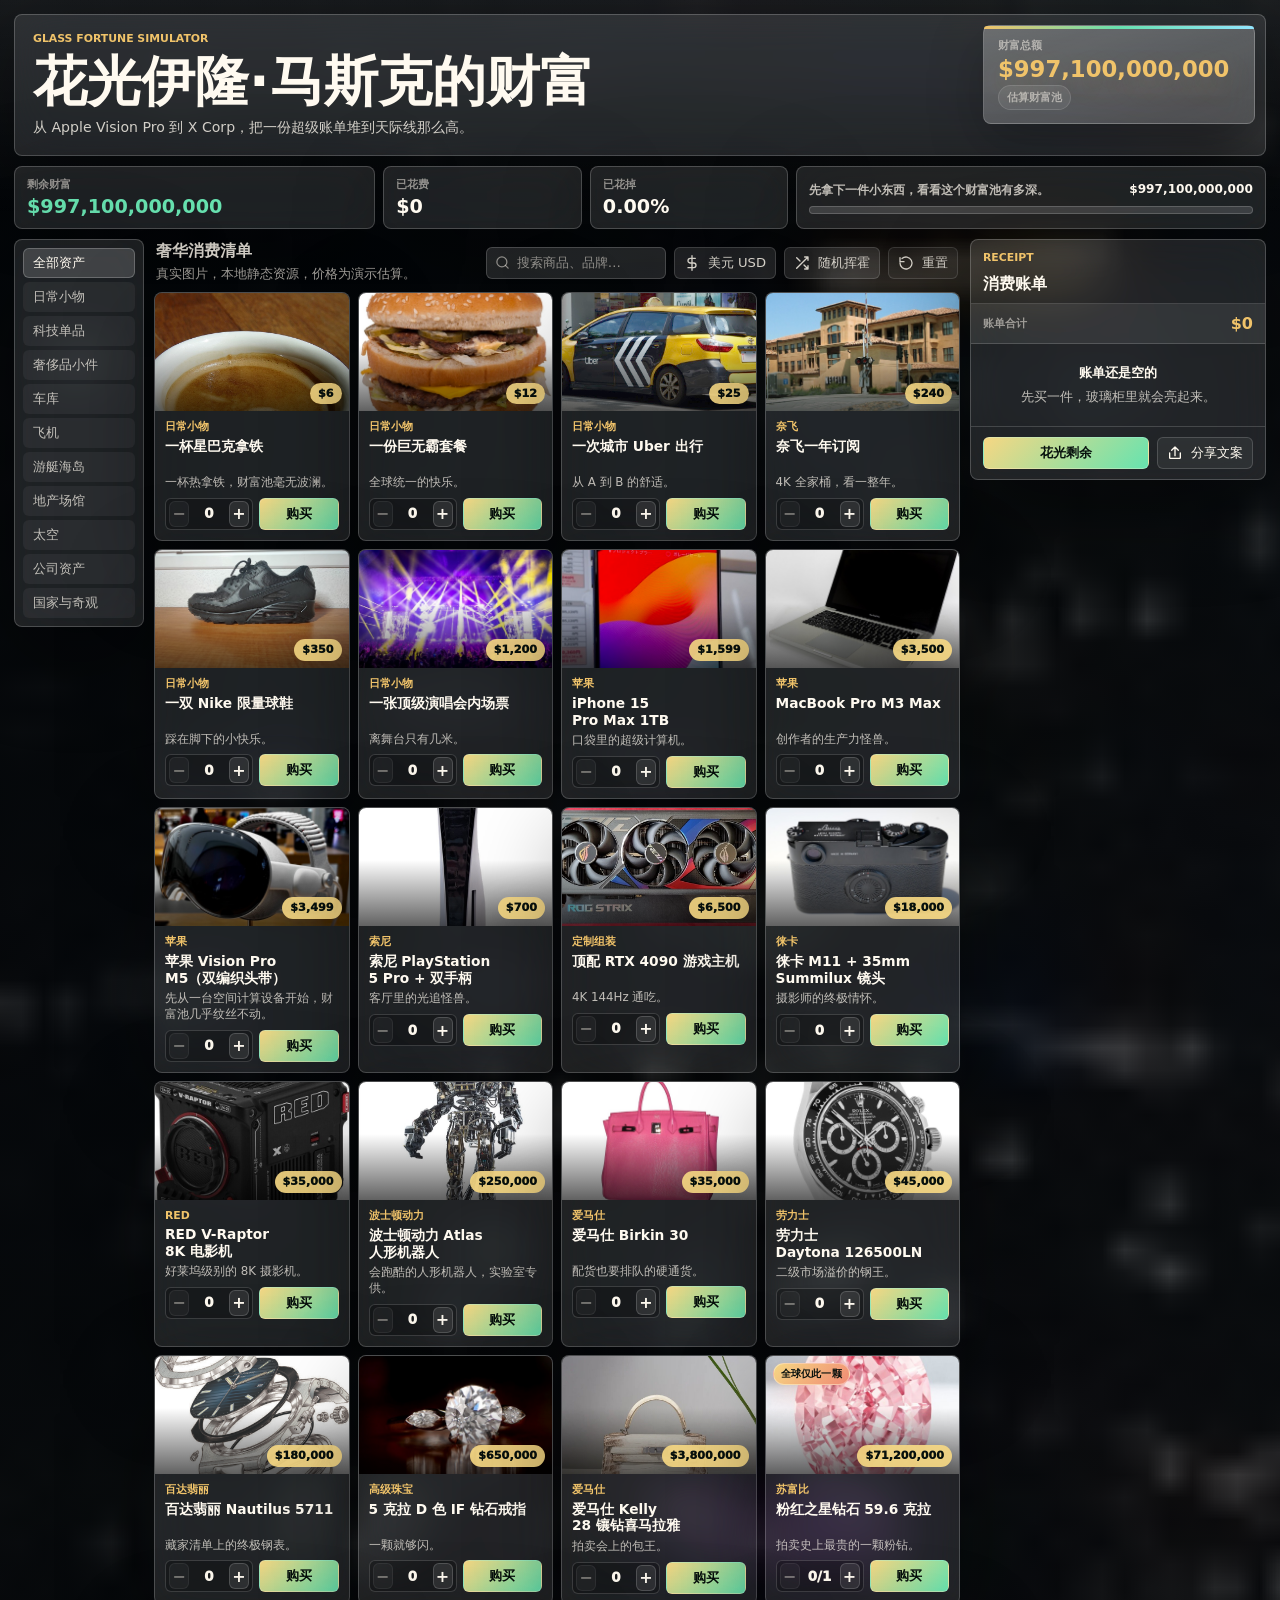
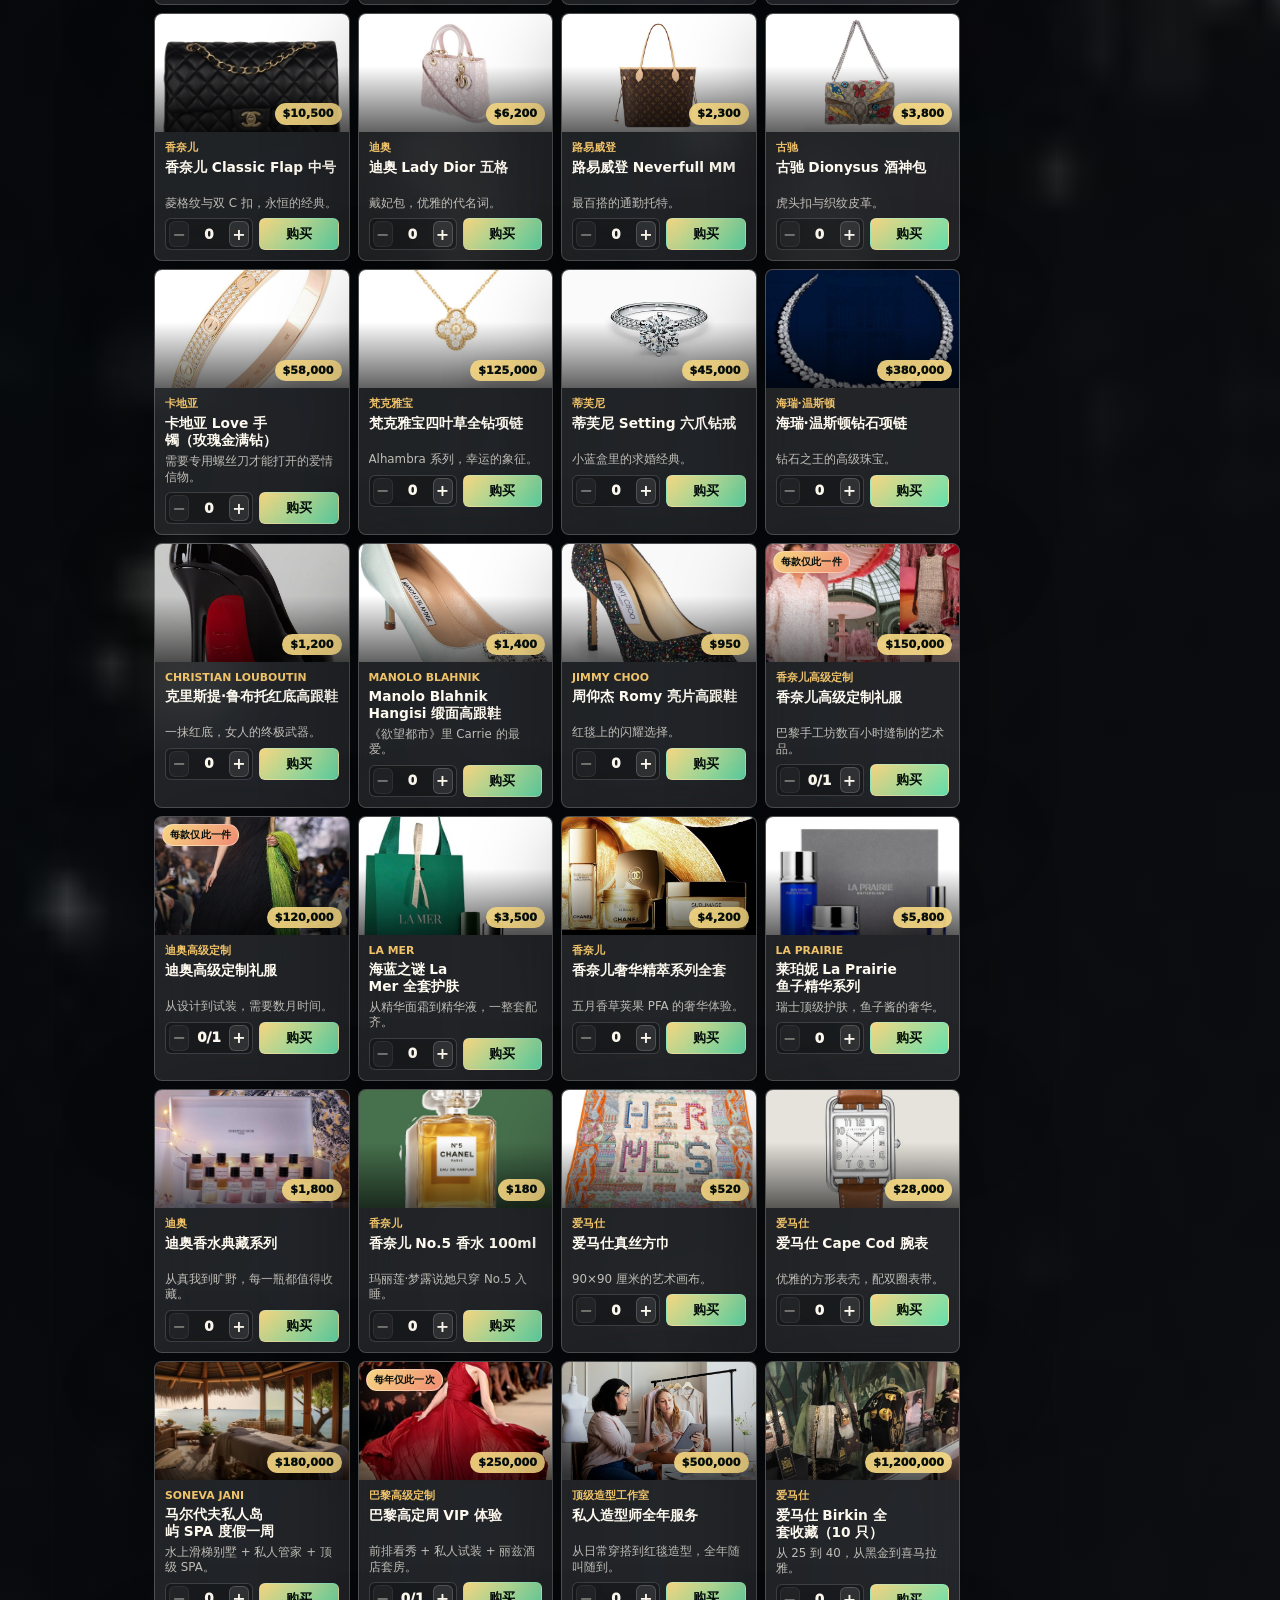
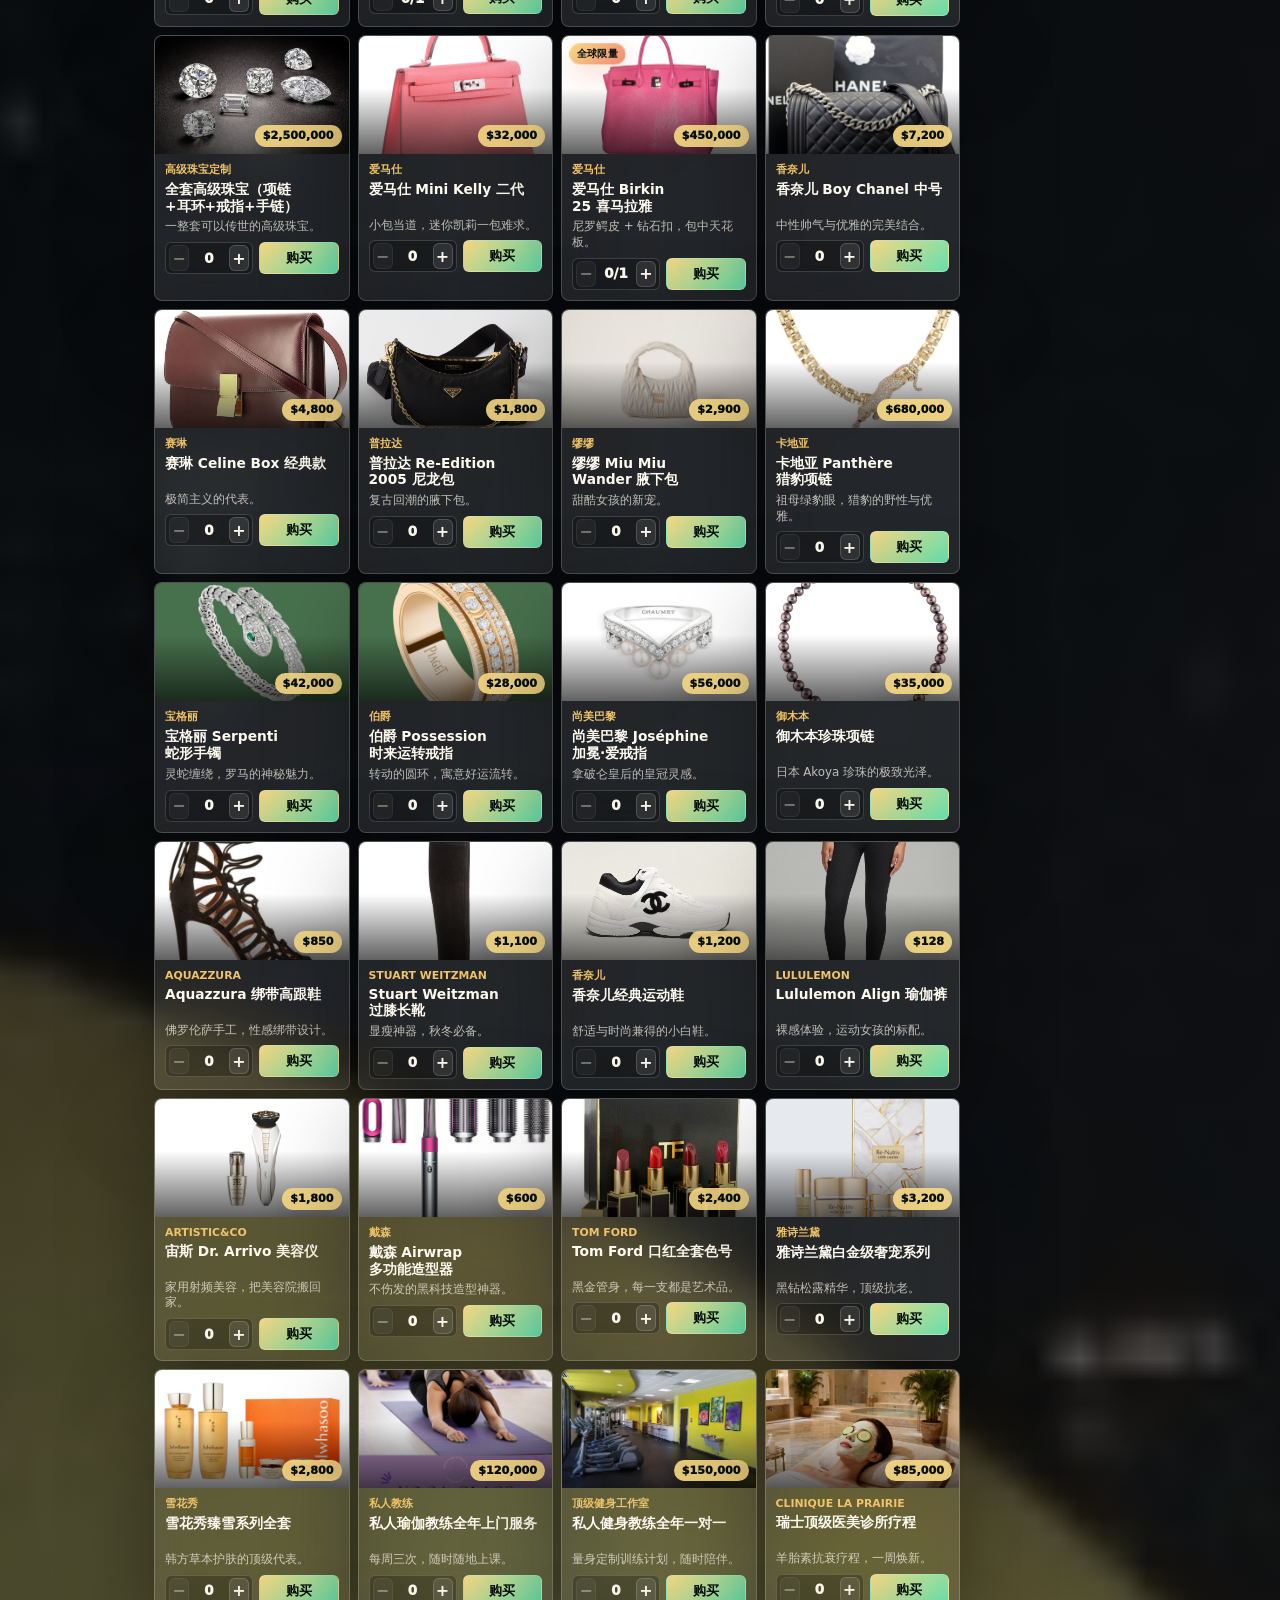
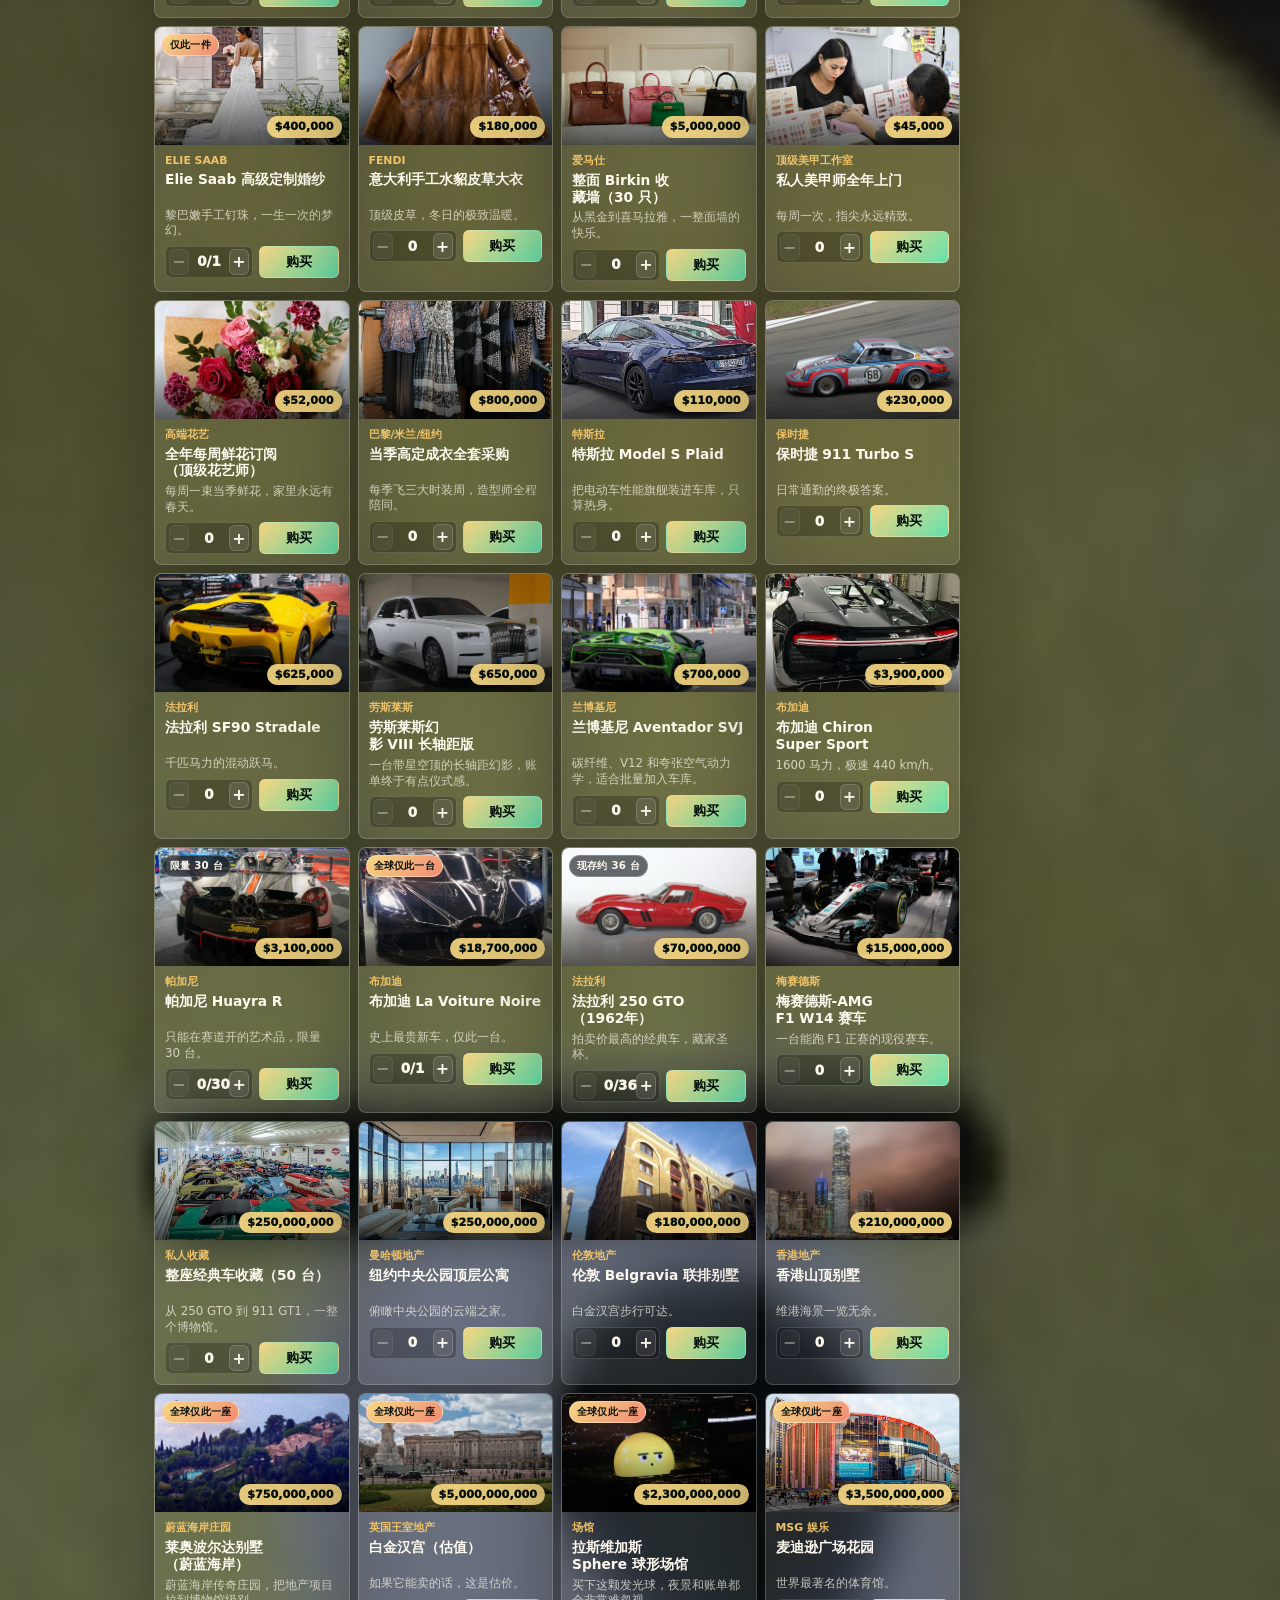
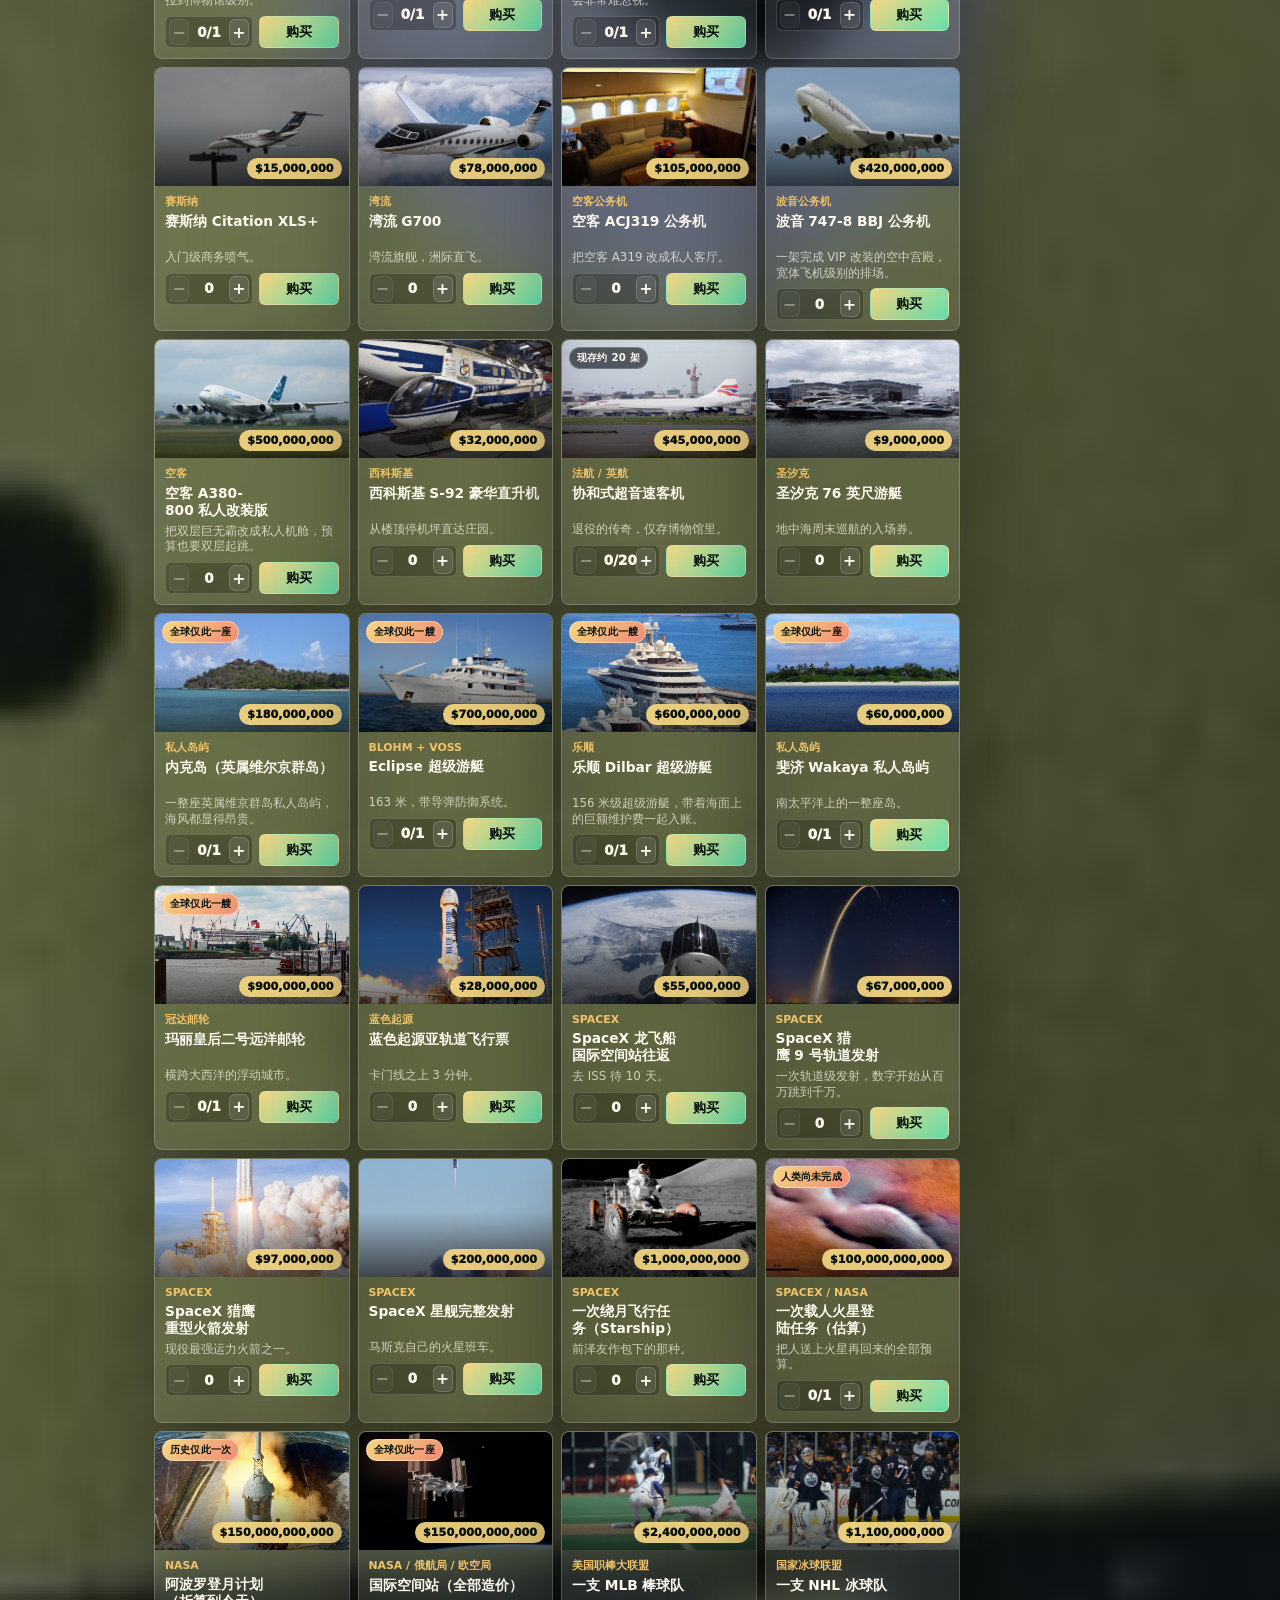
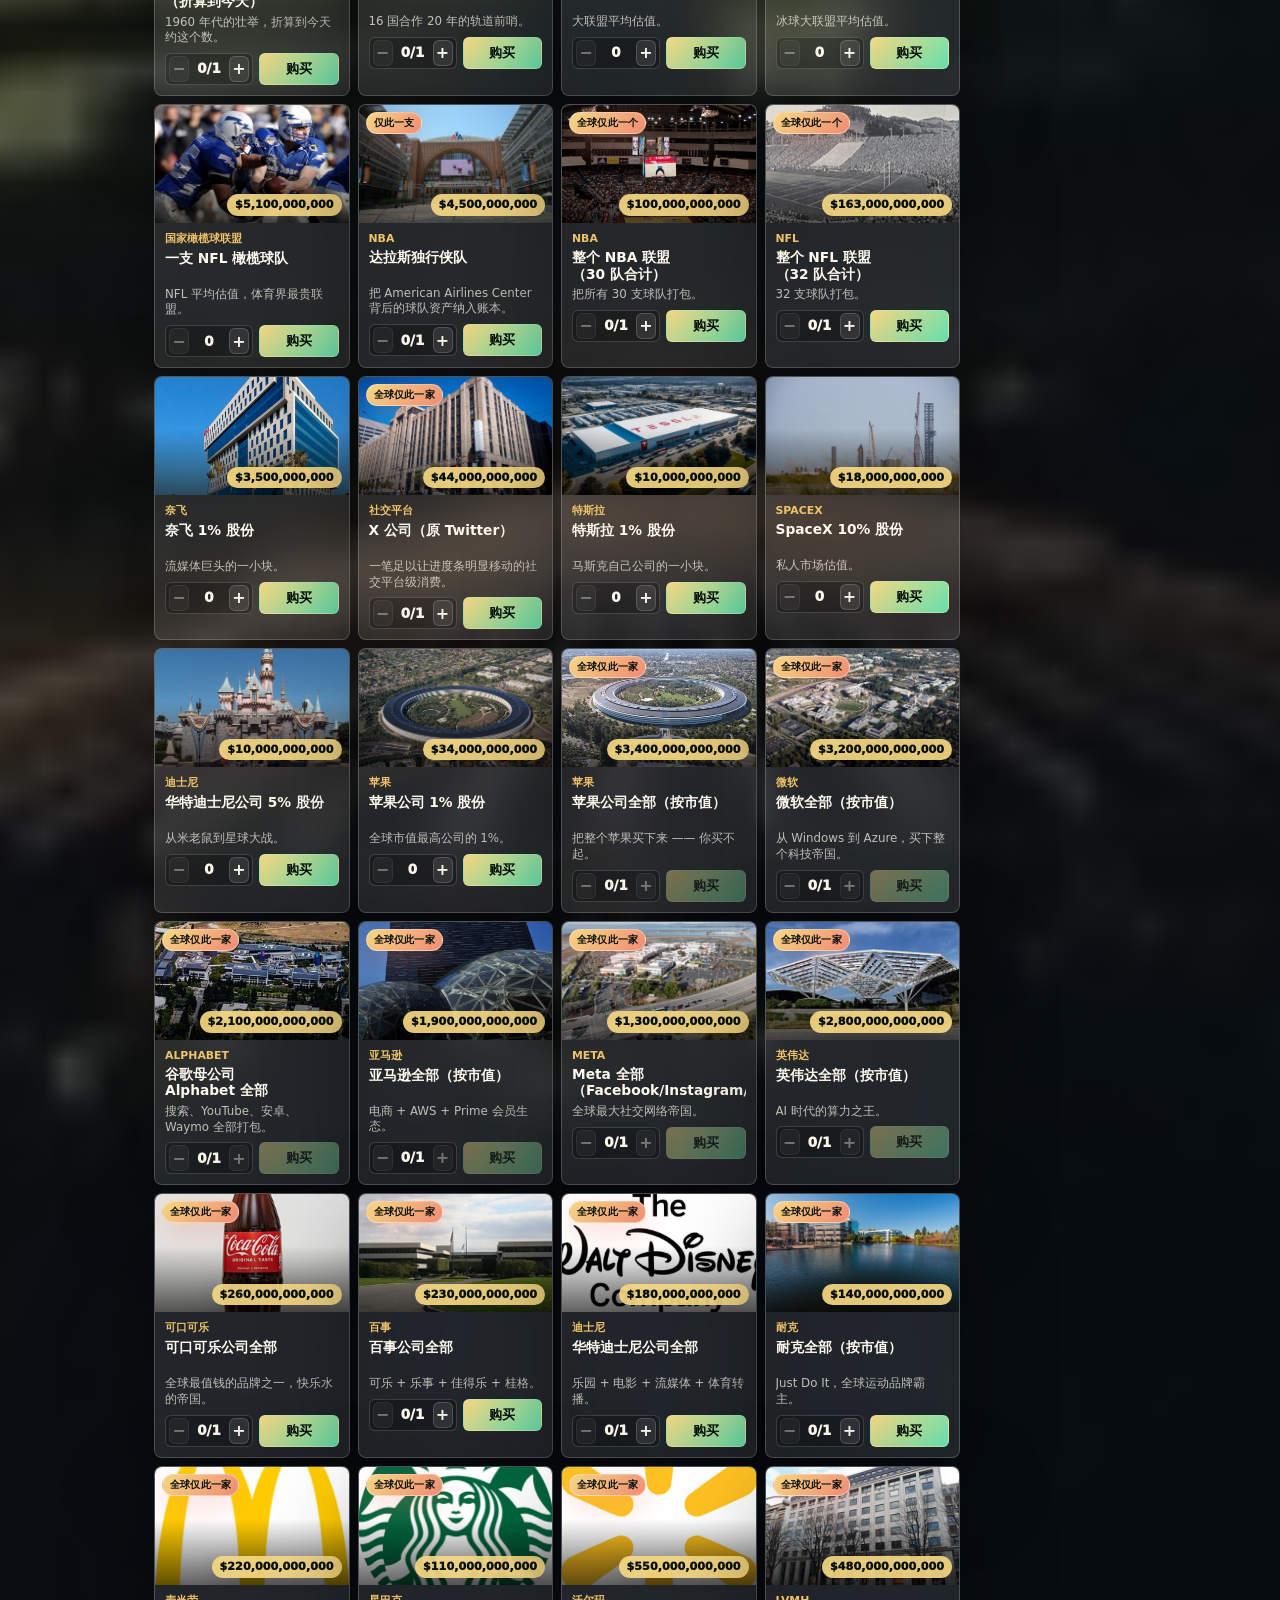
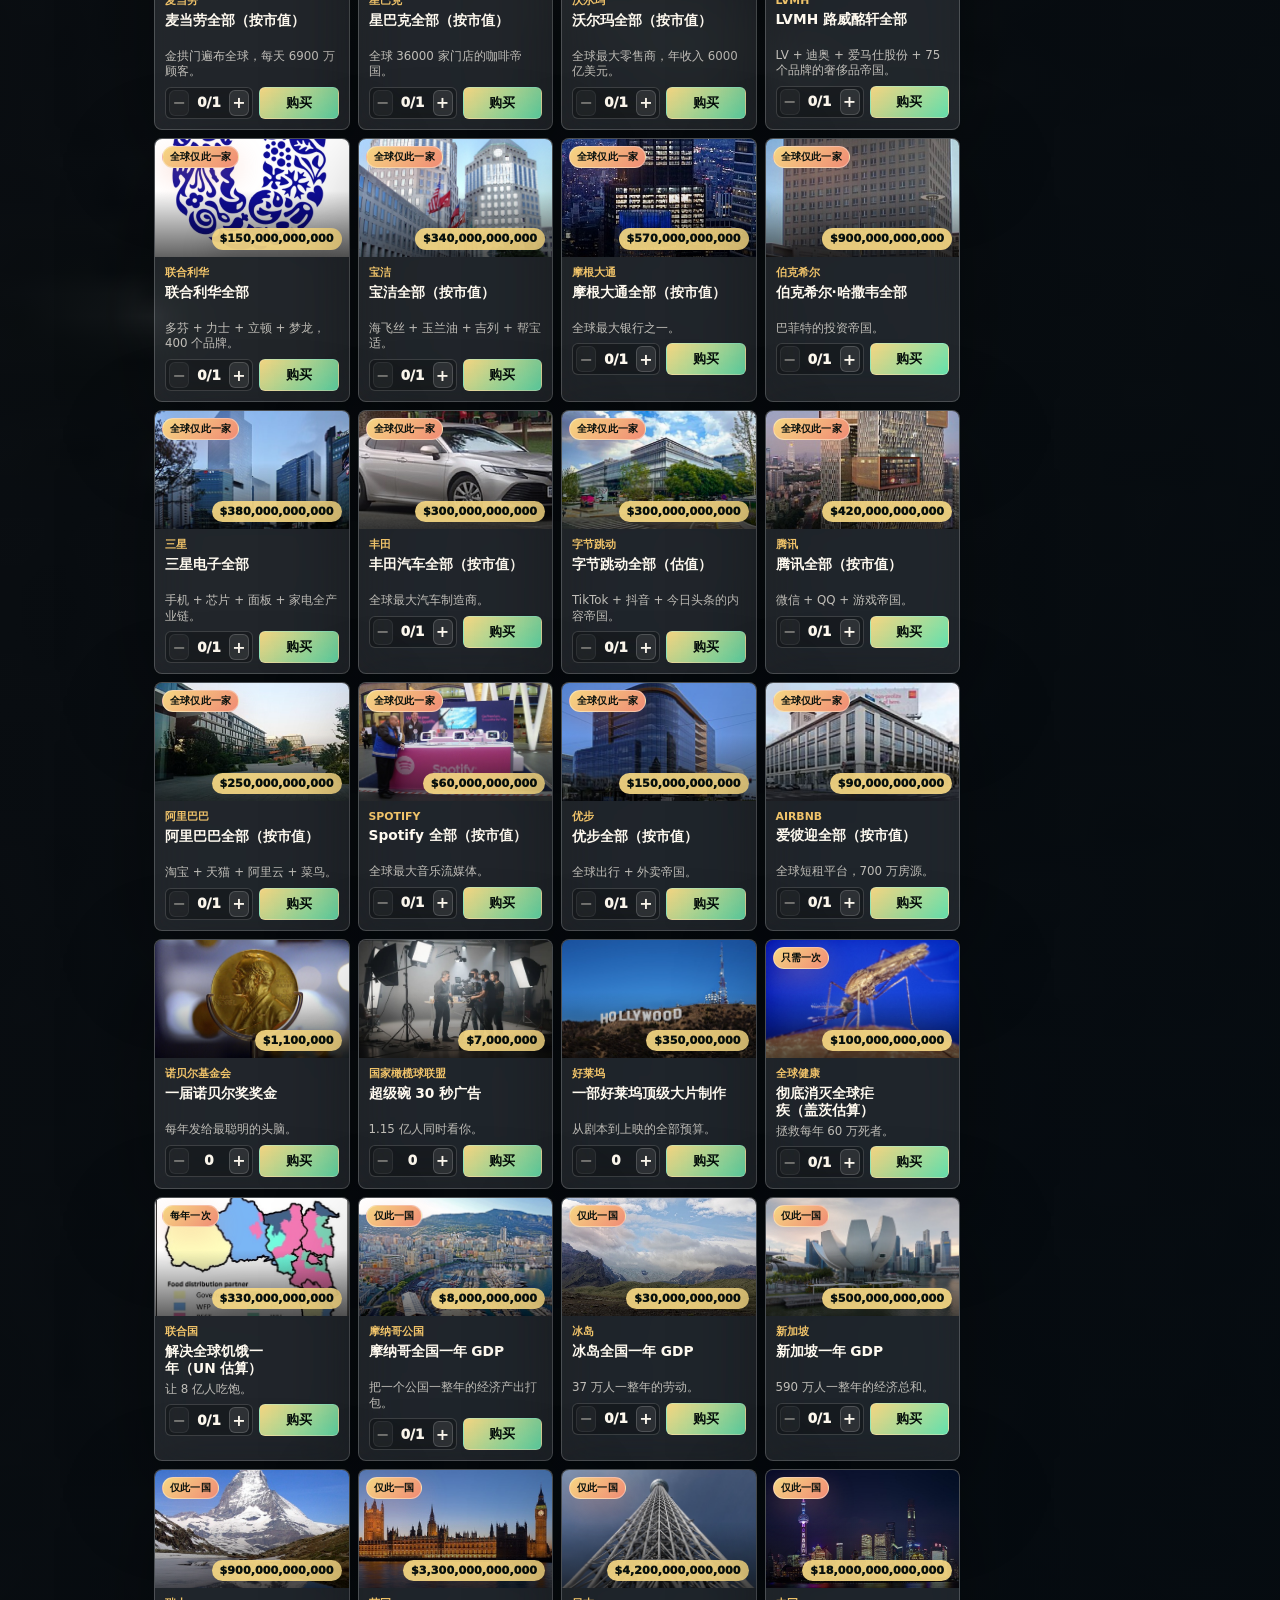
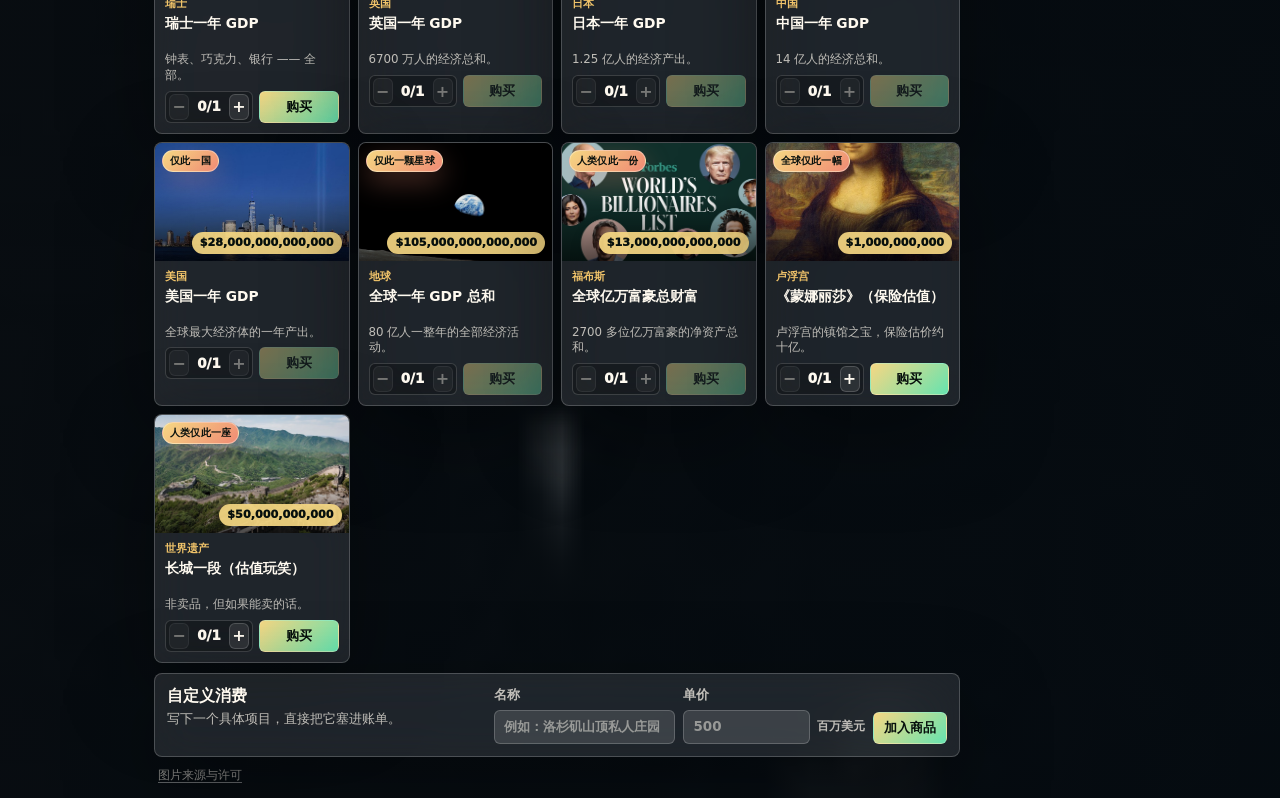
<file: index.html>
<!doctype html>
<html lang="zh-CN">
  <head>
    <meta charset="utf-8" />
    <meta name="viewport" content="width=device-width, initial-scale=1" />
    <title>花光伊隆·马斯克财富模拟器</title>
    <link rel="stylesheet" href="./styles.css" />
  </head>
  <body>
    <div class="app-shell">
      <header class="topbar">
        <div class="brand-block">
          <p class="eyebrow">Glass Fortune Simulator</p>
          <h1>花光伊隆·马斯克的财富</h1>
          <p class="hero-copy">从 Apple Vision Pro 到 X Corp，把一份超级账单堆到天际线那么高。</p>
        </div>
        <section class="wealth-total-card" aria-label="财富总额">
          <span>财富总额</span>
          <strong id="wealthTotalDisplay">$997.1B</strong>
          <small>估算财富池</small>
        </section>
      </header>

      <section class="scoreboard" aria-label="消费统计">
        <article class="metric metric-primary">
          <span>剩余财富</span>
          <strong id="remainingAmount">$997.1B</strong>
        </article>
        <article class="metric">
          <span>已花费</span>
          <strong id="spentAmount">$0</strong>
        </article>
        <article class="metric">
          <span>已花掉</span>
          <strong id="spentPercent">0%</strong>
        </article>
        <div class="progress-wrap">
          <div class="progress-label">
            <span id="milestoneText">先拿下一件小东西，看看这个财富池有多深。</span>
            <span id="exactRemaining">$997,100,000,000</span>
          </div>
          <div class="progress-track" aria-hidden="true">
            <div id="progressFill" class="progress-fill"></div>
          </div>
        </div>
      </section>

      <main class="layout">
        <aside class="category-panel" aria-label="分类">
          <button class="category-btn is-active" data-category="all">全部资产</button>
          <button class="category-btn" data-category="everyday">日常小物</button>
          <button class="category-btn" data-category="tech">科技单品</button>
          <button class="category-btn" data-category="luxury">奢侈品小件</button>
          <button class="category-btn" data-category="cars">车库</button>
          <button class="category-btn" data-category="aircraft">飞机</button>
          <button class="category-btn" data-category="marine">游艇海岛</button>
          <button class="category-btn" data-category="estate">地产场馆</button>
          <button class="category-btn" data-category="space">太空</button>
          <button class="category-btn" data-category="asset">公司资产</button>
          <button class="category-btn" data-category="nation">国家与奇观</button>
        </aside>

        <section class="shop-area" aria-label="商品区">
          <div class="mobile-tabs" aria-label="移动端分类">
            <button class="category-btn is-active" data-category="all">全部</button>
            <button class="category-btn" data-category="everyday">日常</button>
            <button class="category-btn" data-category="tech">科技</button>
            <button class="category-btn" data-category="luxury">奢品</button>
            <button class="category-btn" data-category="cars">车库</button>
            <button class="category-btn" data-category="aircraft">飞机</button>
            <button class="category-btn" data-category="marine">海岛</button>
            <button class="category-btn" data-category="estate">地产</button>
            <button class="category-btn" data-category="space">太空</button>
            <button class="category-btn" data-category="asset">资产</button>
            <button class="category-btn" data-category="nation">奇观</button>
          </div>

          <div class="toolbar">
            <div>
              <h2>奢华消费清单</h2>
              <p>真实图片，本地静态资源，价格为演示估算。</p>
            </div>
            <div class="toolbar-right">
              <div class="search-wrap">
                <svg class="search-icon" viewBox="0 0 24 24" aria-hidden="true">
                  <circle cx="11" cy="11" r="8" />
                  <path d="m21 21-4.35-4.35" />
                </svg>
                <input id="searchInput" type="text" placeholder="搜索商品、品牌…" />
              </div>
              <div class="toolbar-actions">
              <button id="currencyToggleBtn" class="icon-btn" type="button" title="切换货币">
                <svg viewBox="0 0 24 24" aria-hidden="true">
                  <path d="M12 1v22M17 5H9.5a3.5 3.5 0 0 0 0 7h5a3.5 3.5 0 0 1 0 7H6" />
                </svg>
                <span id="currencyLabel">美元 USD</span>
              </button>
              <button id="randomBuyBtn" class="icon-btn" type="button" title="随机购买">
                <svg viewBox="0 0 24 24" aria-hidden="true">
                  <path d="M16 3h5v5M4 20 21 3M21 16v5h-5M15 15l6 6M4 4l5 5" />
                </svg>
                <span>随机挥霍</span>
              </button>
              <button id="resetBtn" class="icon-btn ghost" type="button" title="重置账单">
                <svg viewBox="0 0 24 24" aria-hidden="true">
                  <path d="M3 12a9 9 0 1 0 3-6.7M3 4v6h6" />
                </svg>
                <span>重置</span>
              </button>
              </div>
            </div>
          </div>

          <div id="productGrid" class="product-grid"></div>

          <section class="custom-panel" aria-label="自定义消费">
            <div>
              <h2>自定义消费</h2>
              <p>写下一个具体项目，直接把它塞进账单。</p>
            </div>
            <form id="customForm" class="custom-form">
              <label>
                名称
                <input id="customName" type="text" maxlength="34" placeholder="例如：洛杉矶山顶私人庄园" required />
              </label>
              <label>
                单价
                <div class="input-with-unit">
                  <input id="customPrice" type="number" min="0.01" step="0.01" placeholder="500" required />
                  <span id="customPriceUnit">百万美元</span>
                </div>
              </label>
              <button class="primary-btn" type="submit">加入商品</button>
            </form>
          </section>

          <footer class="site-footer">
            <a href="./image-credits.html">图片来源与许可</a>
          </footer>
        </section>

        <aside id="receiptPanel" class="receipt-panel" aria-label="账单">
          <div class="receipt-head">
            <div>
              <p class="eyebrow">Receipt</p>
              <h2>消费账单</h2>
            </div>
            <button id="closeReceiptBtn" class="close-btn" type="button" aria-label="关闭账单">
              <svg viewBox="0 0 24 24" aria-hidden="true">
                <path d="M18 6 6 18M6 6l12 12" />
              </svg>
            </button>
          </div>
          <div class="receipt-summary">
            <span>账单合计</span>
            <strong id="receiptTotal">$0</strong>
          </div>
          <div id="receiptList" class="receipt-list"></div>
          <div class="receipt-empty" id="receiptEmpty">
            <strong>账单还是空的</strong>
            <span>先买一件，玻璃柜里就会亮起来。</span>
          </div>
          <div class="receipt-actions">
            <button id="spendRestBtn" class="primary-btn" type="button">花光剩余</button>
            <button id="shareBtn" class="icon-btn ghost" type="button">
              <svg viewBox="0 0 24 24" aria-hidden="true">
                <path d="M4 12v7a1 1 0 0 0 1 1h14a1 1 0 0 0 1-1v-7M12 16V3M7 8l5-5 5 5" />
              </svg>
              <span>分享文案</span>
            </button>
          </div>
        </aside>
      </main>
    </div>

    <div id="mobileBackdrop" class="mobile-backdrop"></div>
    <nav class="mobile-bottom-bar" aria-label="移动端账单栏">
      <div>
        <span>已花费</span>
        <strong id="mobileSpent">$0</strong>
      </div>
      <button id="openReceiptBtn" class="primary-btn" type="button">查看账单</button>
    </nav>

    <div id="toast" class="toast" role="status" aria-live="polite"></div>
    <script src="./script.js"></script>
  </body>
</html>
</file>
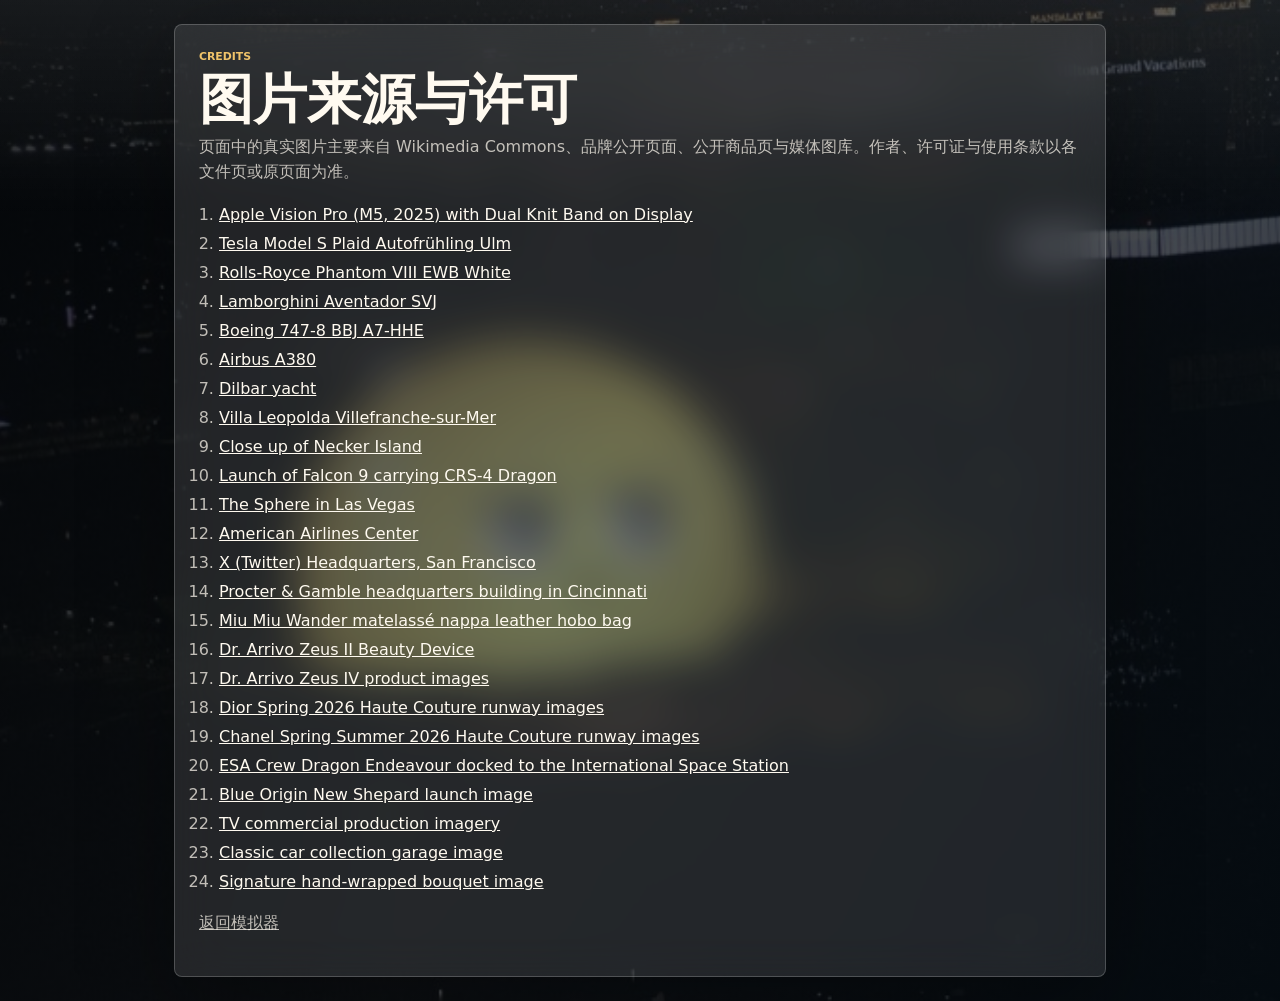
<file: image-credits.html>
<!doctype html>
<html lang="zh-CN">
  <head>
    <meta charset="utf-8" />
    <meta name="viewport" content="width=device-width, initial-scale=1" />
    <title>图片来源与许可</title>
    <link rel="stylesheet" href="./styles.css" />
    <style>
      .credits-page {
        width: min(980px, 100%);
        margin: 0 auto;
        padding: 24px;
      }

      .credits-panel {
        padding: 24px;
        background: var(--glass);
        border: 1px solid var(--line);
        border-radius: var(--radius);
        box-shadow: var(--shadow);
        backdrop-filter: blur(22px);
      }

      .credits-list {
        display: grid;
        gap: 10px;
        margin: 20px 0;
        padding-left: 20px;
        color: var(--muted);
      }

      .credits-list a {
        color: var(--ink);
      }
    </style>
  </head>
  <body>
    <main class="credits-page">
      <section class="credits-panel">
        <p class="eyebrow">Credits</p>
        <h1>图片来源与许可</h1>
        <p>页面中的真实图片主要来自 Wikimedia Commons、品牌公开页面、公开商品页与媒体图库。作者、许可证与使用条款以各文件页或原页面为准。</p>
        <ol class="credits-list">
          <li><a href="https://commons.wikimedia.org/wiki/File:Apple_Vision_Pro_(M5,_2025)_with_Dual_Knit_Band_on_Display_(cropped).jpg">Apple Vision Pro (M5, 2025) with Dual Knit Band on Display</a></li>
          <li><a href="https://commons.wikimedia.org/wiki/File:Tesla_Model_S_Plaid_Autofr%C3%BChling_Ulm_IMG_9321_(cropped).jpg">Tesla Model S Plaid Autofrühling Ulm</a></li>
          <li><a href="https://commons.wikimedia.org/wiki/File:Rolls-Royce_Phantom_VIII_EWB_White_(1).jpg">Rolls-Royce Phantom VIII EWB White</a></li>
          <li><a href="https://commons.wikimedia.org/wiki/File:Lamborghini_Aventador_SVJ_(53158697475).jpg">Lamborghini Aventador SVJ</a></li>
          <li><a href="https://commons.wikimedia.org/wiki/File:Boeing_747-8_(BBJ)_%E2%80%98A7-HHE%E2%80%99_Qatar_Amiri_Flight_(52750389953).jpg">Boeing 747-8 BBJ A7-HHE</a></li>
          <li><a href="https://commons.wikimedia.org/wiki/File:Airbus_A380.jpg">Airbus A380</a></li>
          <li><a href="https://commons.wikimedia.org/wiki/File:Dilbar_yacht.jpg">Dilbar yacht</a></li>
          <li><a href="https://commons.wikimedia.org/wiki/File:Villa_Leopolda_Villefranche-sur-Mer.JPG">Villa Leopolda Villefranche-sur-Mer</a></li>
          <li><a href="https://commons.wikimedia.org/wiki/File:Close_up_of_Necker_Island.jpg">Close up of Necker Island</a></li>
          <li><a href="https://commons.wikimedia.org/wiki/File:Launch_of_Falcon_9_carrying_CRS-4_Dragon_(16661753958).jpg">Launch of Falcon 9 carrying CRS-4 Dragon</a></li>
          <li><a href="https://commons.wikimedia.org/wiki/File:The_Sphere_in_Las_Vegas.jpg">The Sphere in Las Vegas</a></li>
          <li><a href="https://commons.wikimedia.org/wiki/File:American_Airlines_Center_02.jpg">American Airlines Center</a></li>
          <li><a href="https://commons.wikimedia.org/wiki/File:X_(Twitter)_Headquarters,_San_Francisco_-_Debadged.jpg">X (Twitter) Headquarters, San Francisco</a></li>
          <li><a href="https://commons.wikimedia.org/wiki/File:Cincinnati-procter-and-gamble-headquarters.jpg">Procter &amp; Gamble headquarters building in Cincinnati</a></li>
          <li><a href="https://www.miumiu.com/us/en/p/wander-matelasse-nappa-leather-hobo-bag/5BC125_AN88_F0009_V_OOY">Miu Miu Wander matelassé nappa leather hobo bag</a></li>
          <li><a href="https://ohbeauty.com/blogs/news/dr-arrivo-zeus-ii-beauty-device-med-spa-technology-at-home-skincare">Dr. Arrivo Zeus II Beauty Device</a></li>
          <li><a href="https://exc-beauty.com/products/dr-arrivo-the-zeus-iv">Dr. Arrivo Zeus IV product images</a></li>
          <li><a href="https://hypebeast.cn/2026/1/dior-spring-26-haute-couture-paris-fashion-week-runway">Dior Spring 2026 Haute Couture runway images</a></li>
          <li><a href="https://runwaymagazines.com/chanel-spring-summer-2026-haute-couture/">Chanel Spring Summer 2026 Haute Couture runway images</a></li>
          <li><a href="https://www.esa.int/ESA_Multimedia/Images/2021/11/Crew_Dragon_Endeavour_docked_to_the_International_Space_Station">ESA Crew Dragon Endeavour docked to the International Space Station</a></li>
          <li><a href="https://www.spacelaunchschedule.com/launch/new-shepard-ns-36/">Blue Origin New Shepard launch image</a></li>
          <li><a href="https://levitatemedia.com/learn/tv-commercial-production-a-complete-guide-to-creating-effective-television-ads">TV commercial production imagery</a></li>
          <li><a href="https://www.carproperty.com/this-300-car-garage-house-is-a-serious-car-collectors-dream-compound-ad28563038.htm?id=28563038">Classic car collection garage image</a></li>
          <li><a href="https://tableandtulip.com/products/signature-wrapped">Signature hand-wrapped bouquet image</a></li>
        </ol>
        <p><a href="./index.html">返回模拟器</a></p>
      </section>
    </main>
  </body>
</html>
</file>
<file: styles.css>
:root {
  --ink: #fffaf0;
  --muted: rgba(255, 250, 240, 0.72);
  --faint: rgba(255, 250, 240, 0.52);
  --line: rgba(255, 255, 255, 0.2);
  --glass: rgba(255, 255, 255, 0.105);
  --glass-strong: rgba(255, 255, 255, 0.17);
  --glass-dark: rgba(9, 14, 18, 0.44);
  --black: #090e12;
  --gold: #f0c36a;
  --rose: #f08b74;
  --cyan: #92e6ff;
  --green: #67e1af;
  --shadow: 0 28px 90px rgba(0, 0, 0, 0.34);
  --radius: 8px;
}

* {
  box-sizing: border-box;
}

html {
  min-width: 320px;
}

body {
  margin: 0;
  min-height: 100vh;
  color: var(--ink);
  font-family:
    Inter, ui-sans-serif, system-ui, -apple-system, BlinkMacSystemFont, "Segoe UI",
    "Microsoft YaHei", sans-serif;
  background-color: #080d12;
  background-image:
    linear-gradient(115deg, rgba(4, 7, 10, 0.86), rgba(16, 20, 25, 0.62) 48%, rgba(5, 12, 18, 0.88)),
    url("./assets/products/sphere-las-vegas.jpg");
  background-position: center top;
  background-size: auto, cover;
  background-repeat: repeat, no-repeat;
}

body::before {
  position: fixed;
  inset: 0;
  z-index: -1;
  content: "";
  background: linear-gradient(180deg, rgba(255, 255, 255, 0.08), transparent 24%);
  pointer-events: none;
}

button,
input {
  font: inherit;
}

button {
  cursor: pointer;
}

button:disabled {
  cursor: not-allowed;
  opacity: 0.42;
}

a {
  color: inherit;
}

.app-shell {
  width: min(1500px, 100%);
  margin: 0 auto;
  padding: 14px;
}

.topbar,
.metric,
.progress-wrap,
.category-panel,
.product-card,
.custom-panel,
.receipt-panel,
.mobile-bottom-bar {
  background: var(--glass);
  border: 1px solid var(--line);
  box-shadow: var(--shadow);
  backdrop-filter: blur(22px) saturate(140%);
  -webkit-backdrop-filter: blur(22px) saturate(140%);
}

.topbar {
  display: grid;
  grid-template-columns: minmax(0, 1fr) minmax(240px, 280px);
  align-items: stretch;
  gap: 10px;
  min-height: 140px;
  overflow: hidden;
  border-radius: var(--radius);
}

.brand-block {
  display: flex;
  flex-direction: column;
  justify-content: flex-end;
  min-width: 0;
  padding: 16px 18px;
}

.eyebrow {
  margin: 0 0 7px;
  color: var(--gold);
  font-size: 0.68rem;
  font-weight: 900;
  letter-spacing: 0;
  text-transform: uppercase;
}

h1,
h2,
h3,
p {
  margin-top: 0;
}

h1 {
  max-width: 920px;
  margin-bottom: 8px;
  font-size: 3.4rem;
  line-height: 1;
  letter-spacing: 0;
  text-wrap: balance;
}

h2 {
  margin-bottom: 4px;
  font-size: 0.98rem;
  line-height: 1.22;
}

p {
  color: var(--muted);
  line-height: 1.55;
}

.hero-copy {
  max-width: 680px;
  margin-bottom: 0;
  color: rgba(255, 250, 240, 0.82);
  font-size: 0.88rem;
}

.wealth-total-card {
  position: relative;
  align-self: start;
  justify-self: end;
  display: flex;
  flex-direction: column;
  justify-content: flex-end;
  gap: 4px;
  width: min(100%, 272px);
  min-width: 0;
  margin: 10px 10px 0 0;
  padding: 12px 14px 13px;
  background:
    linear-gradient(160deg, rgba(255, 255, 255, 0.21), rgba(255, 255, 255, 0.07)),
    rgba(255, 255, 255, 0.1);
  border: 1px solid rgba(255, 255, 255, 0.18);
  border-radius: var(--radius);
  box-shadow: 0 18px 54px rgba(0, 0, 0, 0.26);
}

.wealth-total-card::before {
  position: absolute;
  top: 0;
  right: 0;
  left: 0;
  height: 3px;
  content: "";
  background: linear-gradient(90deg, var(--gold), var(--green), var(--cyan));
  border-radius: var(--radius) var(--radius) 0 0;
  pointer-events: none;
}

.wealth-total-card span,
.wealth-total-card small,
.metric span,
.receipt-summary span,
.mobile-bottom-bar span,
.product-kicker,
.line-item-meta {
  color: var(--faint);
  font-size: 0.7rem;
  font-weight: 850;
  letter-spacing: 0;
  text-transform: uppercase;
}

.wealth-total-card strong {
  position: relative;
  z-index: 1;
  color: var(--gold);
  font-size: 1.42rem;
  font-variant-numeric: tabular-nums;
  line-height: 1.06;
  overflow-wrap: anywhere;
  white-space: nowrap;
  text-shadow: 0 10px 30px rgba(240, 195, 106, 0.2);
}

.wealth-total-card small {
  position: relative;
  z-index: 1;
  width: fit-content;
  padding: 4px 8px;
  background: rgba(255, 255, 255, 0.08);
  border: 1px solid rgba(255, 255, 255, 0.12);
  border-radius: 999px;
  text-transform: none;
}

.scoreboard {
  display: grid;
  grid-template-columns: minmax(160px, 1fr) repeat(2, minmax(112px, 0.55fr)) minmax(280px, 1.3fr);
  gap: 8px;
  margin: 10px 0;
}

.metric,
.progress-wrap {
  min-width: 0;
  border-radius: var(--radius);
}

.metric {
  display: flex;
  flex-direction: column;
  justify-content: center;
  gap: 4px;
  min-height: 62px;
  padding: 10px 12px;
}

.metric strong {
  overflow-wrap: anywhere;
  font-size: 1.2rem;
  line-height: 1.15;
}

.metric-primary strong {
  color: var(--green);
}

.progress-wrap {
  display: flex;
  flex-direction: column;
  justify-content: center;
  gap: 7px;
  min-height: 62px;
  padding: 10px 12px;
}

.progress-label {
  display: flex;
  align-items: flex-start;
  justify-content: space-between;
  gap: 14px;
  color: var(--muted);
  font-size: 0.76rem;
  font-weight: 750;
}

.progress-label span:last-child {
  color: var(--ink);
  white-space: nowrap;
}

.progress-track {
  height: 8px;
  overflow: hidden;
  background: rgba(255, 255, 255, 0.14);
  border: 1px solid rgba(255, 255, 255, 0.18);
  border-radius: 999px;
}

.progress-fill {
  width: 0;
  height: 100%;
  background: linear-gradient(90deg, var(--cyan), var(--green), var(--gold), var(--rose));
  border-radius: inherit;
  box-shadow: 0 0 24px rgba(146, 230, 255, 0.36);
  transition: width 220ms ease;
}

.layout {
  display: grid;
  grid-template-columns: 130px minmax(0, 1fr) 296px;
  align-items: start;
  gap: 10px;
}

.category-panel,
.receipt-panel {
  position: sticky;
  top: 12px;
}

.category-panel {
  display: grid;
  gap: 4px;
  padding: 8px;
  border-radius: var(--radius);
}

.category-btn {
  min-height: 30px;
  padding: 0 9px;
  color: var(--muted);
  font-size: 0.82rem;
  text-align: left;
  background: rgba(255, 255, 255, 0.05);
  border: 1px solid transparent;
  border-radius: 6px;
  white-space: nowrap;
}

.category-btn:hover,
.category-btn.is-active {
  color: var(--ink);
  background: rgba(255, 255, 255, 0.16);
  border-color: rgba(255, 255, 255, 0.22);
}

.shop-area {
  min-width: 0;
}

.mobile-tabs {
  display: none;
}

.toolbar {
  display: flex;
  align-items: center;
  justify-content: space-between;
  gap: 10px;
  margin-bottom: 8px;
  padding: 2px 2px 0;
}

.toolbar p,
.custom-panel p {
  margin-bottom: 0;
  font-size: 0.8rem;
}

.toolbar-right {
  display: flex;
  align-items: center;
  gap: 8px;
  flex-shrink: 0;
}

.search-wrap {
  position: relative;
  display: flex;
  align-items: center;
}

.search-wrap .search-icon {
  position: absolute;
  left: 9px;
  width: 15px;
  height: 15px;
  fill: none;
  stroke: var(--faint);
  stroke-width: 2;
  stroke-linecap: round;
  stroke-linejoin: round;
  pointer-events: none;
}

.search-wrap input {
  width: 180px;
  height: 32px;
  padding: 0 10px 0 30px;
  color: var(--ink);
  font-size: 0.82rem;
  background: rgba(255, 255, 255, 0.12);
  border: 1px solid rgba(255, 255, 255, 0.18);
  border-radius: 6px;
  outline: none;
  transition: border-color 150ms ease, background 150ms ease;
}

.search-wrap input::placeholder {
  color: var(--faint);
}

.search-wrap input:focus {
  border-color: rgba(255, 255, 255, 0.32);
  background: rgba(255, 255, 255, 0.18);
}

.toolbar-actions,
.quantity-row,
.receipt-actions {
  display: flex;
  align-items: center;
  gap: 8px;
}

.icon-btn,
.primary-btn,
.qty-btn,
.close-btn,
.remove-btn {
  display: inline-flex;
  align-items: center;
  justify-content: center;
  gap: 8px;
  min-height: 32px;
  color: var(--ink);
  border-radius: 6px;
  border: 1px solid transparent;
  transition:
    transform 150ms ease,
    background 150ms ease,
    border-color 150ms ease;
}

.icon-btn:active,
.primary-btn:active,
.qty-btn:active,
.close-btn:active,
.remove-btn:active {
  transform: translateY(1px);
}

.icon-btn {
  padding: 0 9px;
  font-size: 0.82rem;
  background: rgba(255, 255, 255, 0.12);
  border-color: rgba(255, 255, 255, 0.18);
}

.icon-btn svg,
.close-btn svg,
.remove-btn svg {
  width: 16px;
  height: 16px;
  fill: none;
  stroke: currentColor;
  stroke-width: 2;
  stroke-linecap: round;
  stroke-linejoin: round;
}

.icon-btn.ghost,
.close-btn,
.remove-btn {
  background: rgba(255, 255, 255, 0.06);
  border-color: rgba(255, 255, 255, 0.16);
}

.primary-btn {
  padding: 0 10px;
  font-size: 0.84rem;
  color: #07100d;
  font-weight: 900;
  background: linear-gradient(135deg, #f6d783, #66e3af);
  border-color: rgba(255, 255, 255, 0.22);
}

.primary-btn:hover {
  background: linear-gradient(135deg, #ffe6a6, #8cf5c7);
}

.product-grid {
  display: grid;
  grid-template-columns: repeat(4, minmax(0, 1fr));
  gap: 8px;
}

.product-card {
  min-width: 0;
  overflow: hidden;
  border-radius: var(--radius);
}

.product-visual {
  position: relative;
  height: 118px;
  overflow: hidden;
  background: rgba(255, 255, 255, 0.08);
}

.product-visual img {
  width: 100%;
  height: 100%;
  display: block;
  object-fit: cover;
  object-position: var(--image-position, center);
  transform: scale(1.01);
  transition: transform 220ms ease;
}

.product-card:hover .product-visual img {
  transform: scale(1.045);
}

.product-visual::after {
  position: absolute;
  inset: 0;
  content: "";
  background: linear-gradient(180deg, transparent 44%, rgba(0, 0, 0, 0.62));
}

.product-price {
  position: absolute;
  right: 7px;
  bottom: 7px;
  z-index: 1;
  max-width: calc(100% - 14px);
  padding: 4px 8px;
  color: #07100d;
  overflow-wrap: anywhere;
  font-size: 0.7rem;
  font-weight: 950;
  line-height: 1.2;
  background: rgba(246, 215, 131, 0.92);
  border-radius: 999px;
  box-shadow: 0 12px 32px rgba(0, 0, 0, 0.28);
}

.product-limit {
  position: absolute;
  top: 7px;
  left: 7px;
  z-index: 1;
  max-width: calc(100% - 14px);
  padding: 3px 7px;
  color: var(--ink);
  overflow-wrap: anywhere;
  font-size: 0.64rem;
  font-weight: 900;
  letter-spacing: 0.02em;
  text-transform: uppercase;
  background: rgba(9, 14, 18, 0.62);
  border: 1px solid rgba(255, 255, 255, 0.22);
  border-radius: 999px;
  backdrop-filter: blur(10px);
  -webkit-backdrop-filter: blur(10px);
}

.product-limit.is-unique {
  color: #07100d;
  background: linear-gradient(135deg, #f6d783, #f08b74);
  border-color: rgba(255, 255, 255, 0.35);
  box-shadow: 0 10px 28px rgba(240, 139, 116, 0.32);
}

.product-body {
  min-width: 0;
  padding: 9px 10px 7px;
}

.product-kicker {
  display: block;
  margin-bottom: 4px;
  color: var(--gold);
  font-size: 0.68rem;
}

.product-body h3 {
  margin: 0;
  min-height: 32px;
  overflow: hidden;
  font-size: 0.86rem;
  line-height: 1.22;
  text-wrap: balance;
  display: -webkit-box;
  -webkit-box-orient: vertical;
  -webkit-line-clamp: 2;
}

.product-body p {
  min-height: 0;
  margin: 5px 0 0;
  color: var(--muted);
  overflow: hidden;
  font-size: 0.74rem;
  line-height: 1.32;
  display: -webkit-box;
  -webkit-box-orient: vertical;
  -webkit-line-clamp: 2;
}

.product-actions {
  display: grid;
  grid-template-columns: 88px minmax(0, 1fr);
  gap: 6px;
  padding: 0 10px 10px;
}

.quantity-row {
  min-width: 0;
  height: 32px;
  justify-content: space-between;
  padding: 0 3px;
  background: rgba(0, 0, 0, 0.24);
  border: 1px solid rgba(255, 255, 255, 0.16);
  border-radius: 6px;
}

.qty-btn,
.remove-btn,
.close-btn {
  width: 26px;
  min-height: 26px;
  padding: 0;
}

.qty-btn {
  background: rgba(255, 255, 255, 0.1);
  border-color: rgba(255, 255, 255, 0.16);
  font-size: 1rem;
  font-weight: 900;
}

.qty-count {
  min-width: 24px;
  text-align: center;
  font-size: 0.84rem;
  font-weight: 950;
}

.buy-btn {
  width: 100%;
}

.custom-panel {
  display: grid;
  grid-template-columns: minmax(0, 0.82fr) minmax(0, 1.18fr);
  gap: 12px;
  margin-top: 10px;
  padding: 12px;
  border-radius: var(--radius);
}

.custom-form {
  display: grid;
  grid-template-columns: minmax(0, 1fr) minmax(0, 1fr) auto;
  align-items: end;
  gap: 8px;
}

.custom-form label {
  display: grid;
  gap: 6px;
  min-width: 0;
  color: var(--muted);
  font-size: 0.82rem;
  font-weight: 850;
}

.custom-form input {
  width: 100%;
  min-width: 0;
  height: 34px;
  padding: 0 9px;
  color: var(--ink);
  font-size: 0.84rem;
  outline: none;
  background: rgba(255, 255, 255, 0.13);
  border: 1px solid rgba(255, 255, 255, 0.2);
  border-radius: 6px;
}

.custom-form input::placeholder {
  color: rgba(255, 250, 240, 0.48);
}

.input-with-unit {
  display: grid;
  grid-template-columns: minmax(0, 1fr) auto;
  align-items: center;
  gap: 7px;
}

.input-with-unit span {
  color: var(--muted);
  white-space: nowrap;
  font-size: 0.78rem;
}

.site-footer {
  padding: 10px 4px 0;
  color: var(--faint);
  font-size: 0.78rem;
}

.site-footer a {
  text-decoration-color: rgba(255, 255, 255, 0.36);
  text-underline-offset: 3px;
}

.receipt-panel {
  max-height: calc(100vh - 24px);
  display: flex;
  flex-direction: column;
  min-width: 0;
  overflow: hidden;
  border-radius: var(--radius);
}

.receipt-head,
.receipt-summary,
.receipt-actions {
  padding: 10px 12px;
}

.receipt-head {
  display: flex;
  align-items: flex-start;
  justify-content: space-between;
  gap: 10px;
  border-bottom: 1px solid rgba(255, 255, 255, 0.16);
}

.receipt-head h2 {
  margin-bottom: 0;
}

.close-btn {
  display: none;
}

.receipt-summary {
  display: flex;
  align-items: center;
  justify-content: space-between;
  gap: 10px;
  background: rgba(255, 255, 255, 0.08);
  border-bottom: 1px solid rgba(255, 255, 255, 0.16);
}

.receipt-summary strong {
  overflow-wrap: anywhere;
  text-align: right;
  color: var(--gold);
}

.receipt-list {
  min-height: 0;
  overflow-y: auto;
}

.receipt-item {
  display: grid;
  grid-template-columns: 40px minmax(0, 1fr) auto;
  gap: 8px;
  padding: 8px 12px;
  border-bottom: 1px solid rgba(255, 255, 255, 0.13);
}

.receipt-thumb {
  width: 40px;
  height: 40px;
  object-fit: cover;
  border-radius: 6px;
}

.receipt-item strong,
.receipt-item span {
  display: block;
}

.receipt-item strong {
  overflow-wrap: anywhere;
  font-size: 0.82rem;
  line-height: 1.25;
}

.receipt-item span {
  margin-top: 2px;
  color: var(--muted);
  font-size: 0.76rem;
}

.receipt-item-total {
  align-self: center;
  min-width: 64px;
  color: var(--green);
  font-size: 0.84rem;
  text-align: right;
  font-weight: 950;
  overflow-wrap: anywhere;
}

.remove-btn {
  grid-column: 3;
  justify-self: end;
}

.receipt-empty {
  display: grid;
  place-items: center;
  gap: 6px;
  padding: 20px 14px;
  color: var(--muted);
  font-size: 0.84rem;
  text-align: center;
}

.receipt-empty strong {
  color: var(--ink);
}

.receipt-actions {
  margin-top: auto;
  border-top: 1px solid rgba(255, 255, 255, 0.16);
}

.receipt-actions .primary-btn {
  flex: 1;
}

.mobile-bottom-bar,
.mobile-backdrop {
  display: none;
}

.toast {
  position: fixed;
  left: 50%;
  bottom: 20px;
  z-index: 60;
  max-width: min(540px, calc(100vw - 32px));
  padding: 10px 14px;
  color: var(--ink);
  font-size: 0.84rem;
  background: rgba(9, 14, 18, 0.78);
  border: 1px solid rgba(255, 255, 255, 0.18);
  border-radius: 6px;
  box-shadow: var(--shadow);
  opacity: 0;
  pointer-events: none;
  transform: translate(-50%, 12px);
  backdrop-filter: blur(18px);
  transition:
    opacity 160ms ease,
    transform 160ms ease;
}

.toast.is-visible {
  opacity: 1;
  transform: translate(-50%, 0);
}

@media (max-width: 1220px) {
  h1 {
    font-size: 2.8rem;
  }

  .scoreboard {
    grid-template-columns: repeat(3, minmax(0, 1fr));
  }

  .progress-wrap {
    grid-column: 1 / -1;
  }

  .layout {
    grid-template-columns: 124px minmax(0, 1fr) 280px;
  }

  .product-grid {
    grid-template-columns: repeat(3, minmax(0, 1fr));
  }

  .custom-panel,
  .custom-form {
    grid-template-columns: 1fr;
  }
}

@media (max-width: 940px) {
  body {
    padding-bottom: 72px;
    background-attachment: scroll;
  }

  .app-shell {
    padding: 10px;
  }

  .topbar {
    grid-template-columns: minmax(0, 1fr) minmax(200px, 260px);
    min-height: 130px;
  }

  .brand-block,
  .wealth-total-card {
    padding: 14px;
  }

  .wealth-total-card {
    justify-self: end;
    width: min(100%, 248px);
    margin: 10px 10px 0 0;
    border-top: 1px solid var(--line);
  }

  .wealth-total-card strong {
    white-space: normal;
  }

  .scoreboard {
    grid-template-columns: minmax(130px, 1fr) repeat(2, minmax(86px, 0.5fr)) minmax(200px, 1.2fr);
    gap: 7px;
  }

  .metric-primary,
  .progress-wrap {
    grid-column: auto;
  }

  .layout {
    display: block;
  }

  .category-panel {
    display: none;
  }

  .mobile-tabs {
    position: sticky;
    top: 0;
    z-index: 15;
    display: flex;
    gap: 6px;
    width: calc(100vw - 20px);
    padding: 7px 0;
    overflow-x: auto;
    background: rgba(9, 14, 18, 0.6);
    backdrop-filter: blur(18px);
    scrollbar-width: none;
  }

  .mobile-tabs::-webkit-scrollbar {
    display: none;
  }

  .mobile-tabs .category-btn {
    flex: 0 0 auto;
    min-height: 32px;
    font-size: 0.82rem;
    background: rgba(255, 255, 255, 0.12);
    border-color: rgba(255, 255, 255, 0.16);
  }

  .toolbar {
    align-items: flex-start;
    flex-direction: column;
    gap: 8px;
    margin-top: 4px;
  }

  .toolbar-right {
    width: 100%;
    flex-wrap: wrap;
  }

  .search-wrap {
    flex: 1;
    min-width: 140px;
  }

  .search-wrap input {
    width: 100%;
  }

  .toolbar-actions {
    flex: 1;
    min-width: 0;
  }

  .toolbar-actions .icon-btn {
    flex: 1;
  }

  .product-grid {
    grid-template-columns: repeat(2, minmax(0, 1fr));
  }

  .product-visual {
    height: 128px;
  }

  .receipt-panel {
    position: fixed;
    top: auto;
    right: 0;
    bottom: 0;
    left: 0;
    z-index: 50;
    max-height: 82vh;
    border-radius: 8px 8px 0 0;
    transform: translateY(110%);
    transition: transform 180ms ease;
  }

  .receipt-panel.is-open {
    transform: translateY(0);
  }

  .close-btn {
    display: inline-flex;
  }

  .mobile-backdrop {
    position: fixed;
    inset: 0;
    z-index: 45;
    background: rgba(0, 0, 0, 0.48);
  }

  .mobile-backdrop.is-visible {
    display: block;
  }

  .mobile-bottom-bar {
    position: fixed;
    right: 10px;
    bottom: 10px;
    left: 10px;
    z-index: 40;
    display: flex;
    align-items: center;
    justify-content: space-between;
    gap: 12px;
    padding: 10px 12px;
    border-radius: var(--radius);
  }

  .mobile-bottom-bar div {
    min-width: 0;
  }

  .mobile-bottom-bar strong {
    display: block;
    overflow-wrap: anywhere;
    font-size: 0.96rem;
  }
}

@media (max-width: 760px) {
  h1 {
    font-size: 2.2rem;
  }

  .topbar {
    grid-template-columns: 1fr;
    min-height: auto;
  }

  .wealth-total-card {
    justify-self: stretch;
    width: auto;
    margin: 0;
  }

  .scoreboard {
    grid-template-columns: 1fr 1fr;
    gap: 8px;
  }

  .metric-primary,
  .progress-wrap {
    grid-column: 1 / -1;
  }
}

@media (max-width: 540px) {
  .app-shell {
    padding: 8px;
  }

  .topbar {
    gap: 8px;
  }

  .brand-block,
  .wealth-total-card {
    padding: 12px;
  }

  h1 {
    font-size: 1.72rem;
    line-height: 1.05;
  }

  .hero-copy {
    font-size: 0.84rem;
  }

  .wealth-total-card strong {
    font-size: 1.24rem;
  }

  .scoreboard {
    grid-template-columns: 1fr 1fr;
  }

  .product-grid {
    grid-template-columns: repeat(2, minmax(0, 1fr));
  }

  .product-visual {
    height: 108px;
  }

  .metric,
  .progress-wrap {
    min-height: auto;
    padding: 9px 10px;
  }

  .metric-primary,
  .progress-wrap {
    grid-column: 1 / -1;
  }

  .progress-label {
    display: grid;
  }

  .progress-label span:last-child {
    white-space: normal;
  }

  .toolbar-actions {
    display: grid;
    grid-template-columns: 1fr 1fr;
  }

  .icon-btn span {
    overflow: hidden;
    text-overflow: ellipsis;
    white-space: nowrap;
  }

  .product-body h3,
  .product-body p {
    min-height: auto;
  }

  .product-actions {
    grid-template-columns: 84px minmax(0, 1fr);
  }

  .custom-panel {
    padding: 12px;
  }

  .receipt-actions {
    display: grid;
    grid-template-columns: 1fr;
  }

  .receipt-item {
    grid-template-columns: 40px minmax(0, 1fr);
  }

  .receipt-thumb {
    width: 40px;
    height: 40px;
  }

  .receipt-item-total,
  .remove-btn {
    grid-column: 2;
    justify-self: start;
    text-align: left;
  }
}
</file>
